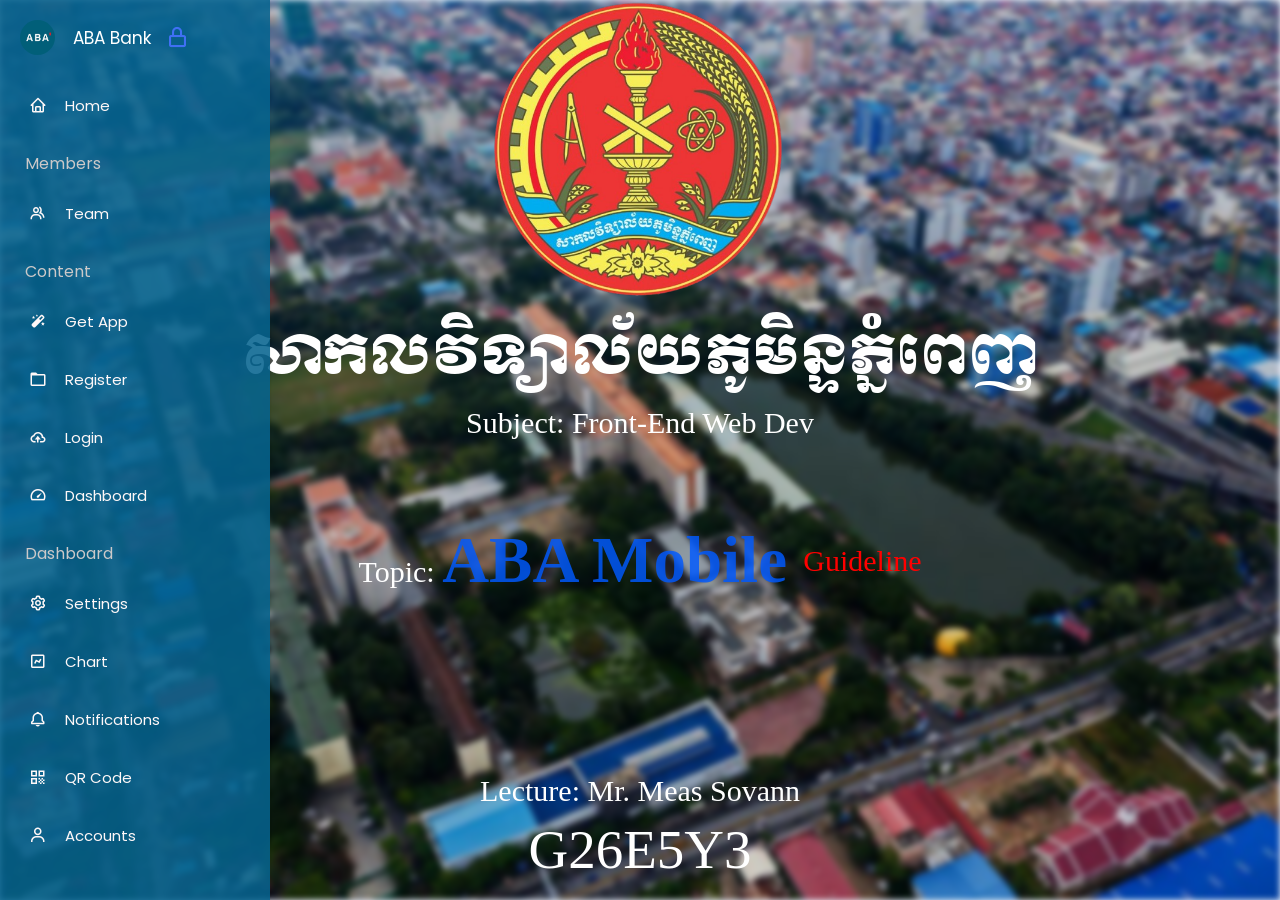
<file: index.html>
<!DOCTYPE html>
<html lang="en">
    <head>
        <meta charset="UTF-8" />
        <meta http-equiv="X-UA-Compatible" content="IE=edge" />
        <meta name="viewport" content="width=device-width, initial-scale=1.0" />
        <title>ABA Guideline</title>

        <!-- Boxicons CSS -->
        <link flex href="https://unpkg.com/boxicons@2.1.4/css/boxicons.min.css" rel="stylesheet" />

        <!-- Style CSS -->
        <link rel="stylesheet" href="./style.css">
        <style>
            body {
                margin: 0;
                height: 100vh; /* Ensures the body covers the entire viewport */
                overflow: hidden; /* Prevents scrolling if needed */
                position: relative;
            }
    
            body::before {
                content: '';
                position: absolute;
                top: 0;
                left: 0;
                width: 100%;
                height: 100%;
                background-image: url('images/background1.jpg'); /* Background image */
                background-repeat: no-repeat;
                background-attachment: fixed;
                background-size: cover; /* Maintains aspect ratio */
                filter: blur(3px); /* Applies the blur effect */
                z-index: -1; /* Places the background behind the content */
            }
    
            h1, p {
                position: relative; /* Ensure content is above the background */
                text-align: center;
                color: rgb(255, 255, 255);
                margin-top: 20%;
            }
        </style>
    </head>
    <body >

        <nav class="sidebar locked">
            <div class="logo_items flex">
                <span class="nav_image">
                    <img src="images/ABA_logo.jpg" alt="logo_img" />
                </span>
                <span class="logo_name">ABA Bank</span>
                <i class="bx bx-lock-alt" id="lock-icon" title="Unlock Sidebar"></i>
                <i class="bx bx-x" id="sidebar-close"></i>
            </div>

            
            

            <div class="menu_container">
                <div class="menu_items">
                    <ul class="menu_item">


                        <li class="item">
                            <a href="#" class="link flex">
                                <i class="bx bx-home"></i> <!-- Home icon -->
                                <span>Home</span>
                            </a>
                        </li>                        


                        <div class="menu_title flex">
                            <span class="title">Members</span>
                            <span class="line"></span>
                        </div>
                        <li class="item">
                            <a href="Content/team.html" class="link flex">
                                <i class="bx bx-group"></i> <!-- Replaced with 'Team' icon -->
                                <span>Team</span>
                            </a>
                        </li>
                    </ul>

                    <ul class="menu_item">
                        <div class="menu_title flex">
                            <span class="title">Content</span>
                            <span class="line"></span>
                        </div>
                        <li class="item">
                            <a href="../getApp/getApp.html#GetApp" class="link flex">
                                <i class="bx bxs-magic-wand"></i>
                                <span>Get App</span>
                            </a>
                        </li>
                        <li class="item">
                            <a href="getApp/getApp.html#register" class="link flex">
                                <i class="bx bx-folder"></i>
                                <span>Register</span>
                            </a>
                        </li>
                        <li class="item">
                            <a href="getApp/getApp.html#login" class="link flex">
                                <i class="bx bx-cloud-upload"></i>
                                <span>Login</span>
                            </a>
                        </li>
                        <li class="item">
                            <a href="Content/dashboard.html" class="link flex">
                                <i class="bx bx-tachometer"></i> <!-- Replaced icon -->
                                <span>Dashboard</span>
                            </a>
                        </li>



                    </ul>
<!--                                           ___________________________________________________Style CSS -->
                    <ul class="menu_item">
                        <div class="menu_title flex">
                            <span class="title">Dashboard</span>
                            <span class="line"></span>
                        </div>
                        <ul>
                            <li>
                                <a href="Content/dashboard.html#Settings" class="link flex">
                                    <i class="bx bx-cog"></i>
                                    <span>Settings</span>
                                </a>
                            </li>
                            <li>
                                <a href="Content/dashboard.html#chart" class="link flex">
                                    <i class="bx bx-chart"></i>
                                    <span>Chart</span>
                                </a>
                            </li>
                            <li>
                                <a href="Content/dashboard.html#Notifications" class="link flex">
                                    <i class="bx bx-bell"></i>
                                    <span>Notifications</span>
                                </a>
                            </li>
                            <li>
                                    <a href="Content/dashboard.html#qr_code" class="link flex">
                                    <i class="bx bx-qr"></i>
                                    <span>QR Code</span>
                                </a>
                            </li>
                            <li>
                                    <a href="Content/dashboard.html#accounts" class="link flex">
                                    <i class="bx bx-user"></i>
                                    <span>Accounts</span>
                                </a>
                            </li>
                            <li>
                                <a href="Content/dashboard.html#cards" class="link flex">
                                    <i class="bx bx-credit-card"></i>
                                    <span>Cards</span>
                                </a>
                            </li>
                            <li>
                                <a href="Content/dashboard.html#payments" class="link flex">
                                    <i class="bx bx-dollar-circle"></i>
                                    <span>Payments</span>
                                </a>
                            </li>
                            <li>
                                <a href="Content/dashboard.html#new_account" class="link flex">
                                    <i class="bx bx-plus-circle"></i>
                                    <span>New Accounts</span>
                                </a>
                            </li>
                            <li>
                                <a href="Content/dashboard.html#e_cash" class="link flex">
                                    <i class="bx bx-wallet"></i>
                                    <span>E-Cash</span>
                                </a>
                            </li>
                            <li>
                                <a href="Content/dashboard.html#transfers" class="link flex">
                                    <i class="bx bx-transfer"></i>
                                    <span>Transfers</span>
                                </a>
                            </li>
                            <li>
                                <a href="Content/dashboard.html#aba_scan" class="link flex">
                                    <i class="bx bx-scan"></i>
                                    <span>ABA Scan</span>
                                </a>
                            </li>
                            <li>
                                <a href="Content/dashboard.html#loans" class="link flex">
                                    <i class="bx bx-briefcase"></i>
                                    <span>Loans</span>
                                </a>
                            </li>
                            <li>
                                <a href="Content/dashboard.html#services" class="link flex">
                                    <i class="bx bx-globe"></i>
                                    <span>Services</span>
                                </a>
                            </li>
                        </ul>
                    </ul>
                </div>

                
            </div>
        </nav>






        <div class="page">
                <p></p>



        </div>

        <div style="text-align: center; ">
            <img src="images/logo.png" alt="" style="width: 300px;">
        </div>
        <ul style="text-align: center; color: rgb(255, 255, 255); " >
            <li class="font-index" style="font-size: 55px;">
                សាកលវិទ្យាល័យភូមិន្ទភ្នំពេញ
             <ul>
                      <li style="font-family: 'Times New Roman', Times, serif;font-size: 30px;">Subject: Front-End Web Dev</li><br>
                      <li style="font-family: 'Times New Roman', Times, serif; font-size: 30px;">Topic: <strong style="font-family: 'Times New Roman', Times, serif;font-size: 65px; color: rgba(0, 89, 255, 0.829);">ABA Mobile </strong><sup style="font-family: 'Times New Roman', Times, serif;font-size: 30px; color: rgb(255, 0, 0); ">Guideline</sup></li><br><br>
                      <li style="font-family: 'Times New Roman', Times, serif;font-size: 30px; margin: 10px;">Lecture: Mr. Meas Sovann</li>
                      <li style="font-family: 'Times New Roman', Times, serif;margin: 10px;">G26E5Y3</li>
                </ul>
            </li>
            
            
            </ul>
    </body>
    
    <!-- Script JS -->
    <script src="./script.js"></script>
</html>
</file>
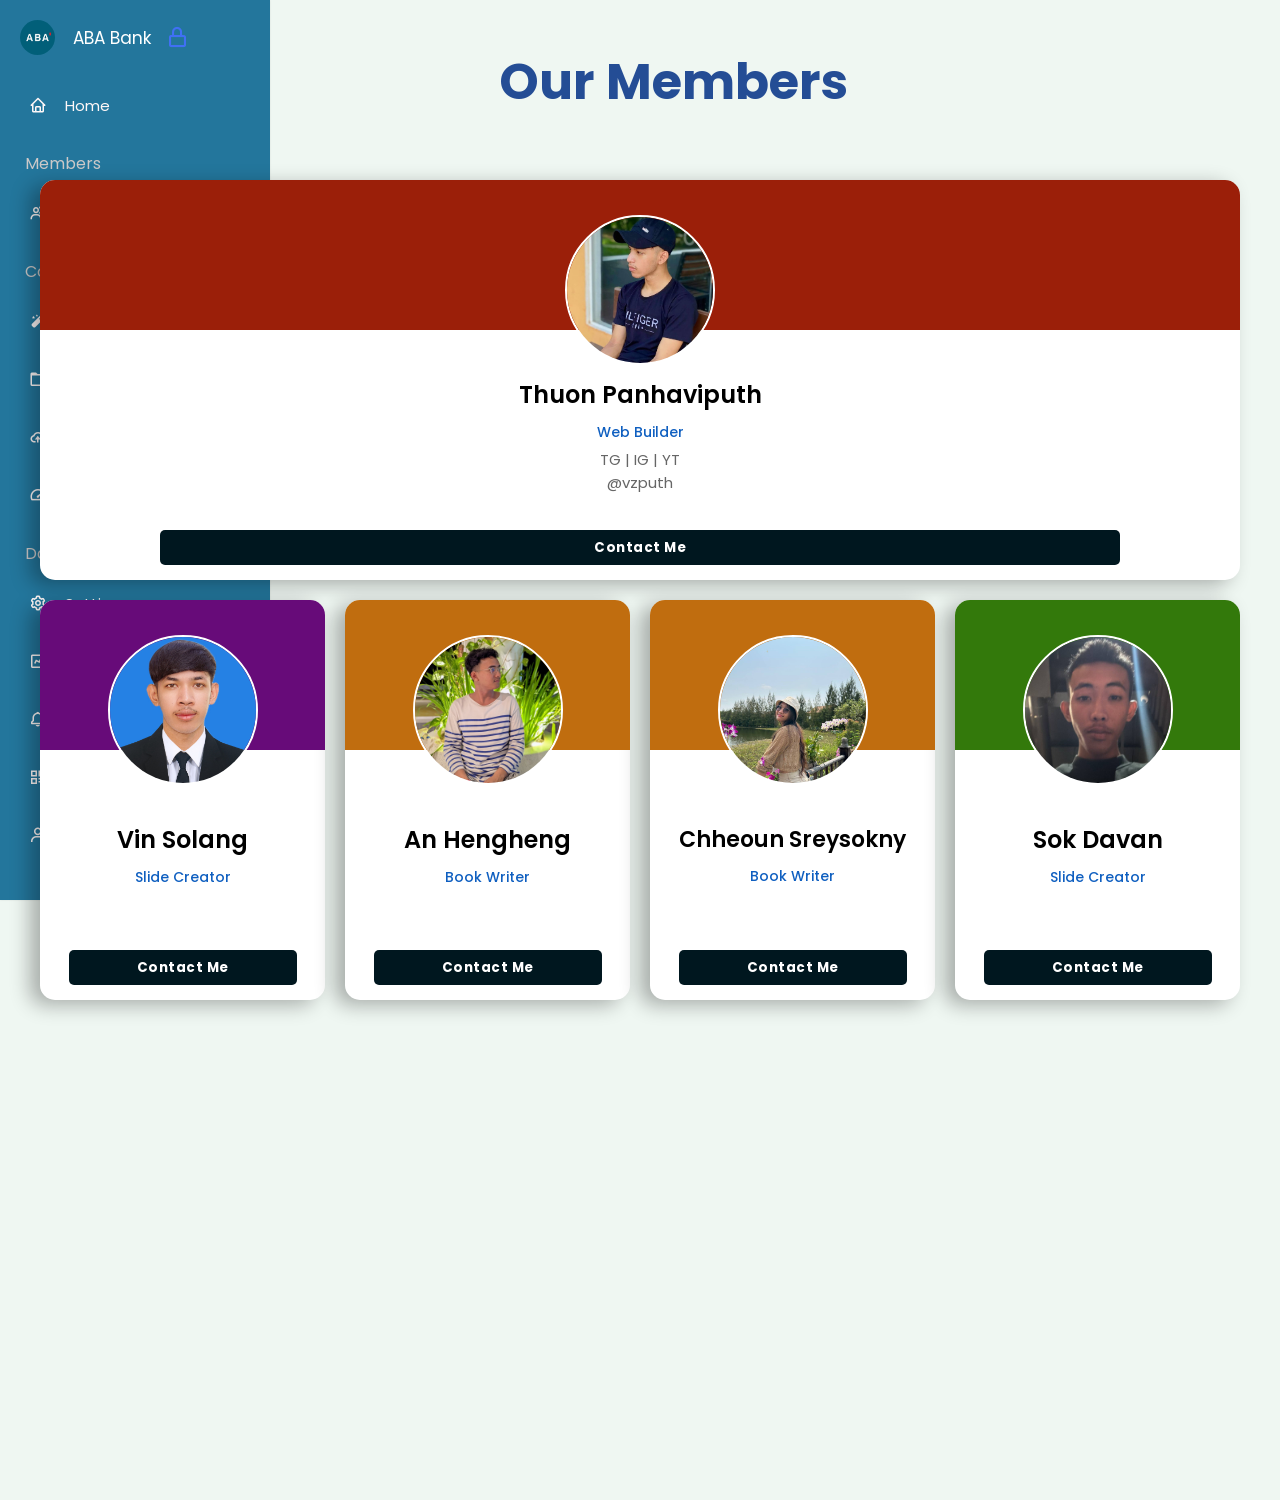
<file: Content/team.html>
<!DOCTYPE html>
<html lang="en">
    <head>
        <meta charset="UTF-8" />
        <meta http-equiv="X-UA-Compatible" content="IE=edge" />
        <meta name="viewport" content="width=device-width, initial-scale=1.0" />
        <title>Team</title>

        <!-- Boxicons CSS -->
        <link flex href="https://unpkg.com/boxicons@2.1.4/css/boxicons.min.css" rel="stylesheet" />

        <!-- Style CSS -->
        <link rel="stylesheet" href="../style.css">

        <style>
            * {
                box-sizing: border-box;
                margin: 0;
                padding: 0;
            }
        
            body {
                display: flex;
                align-items: center;
                justify-content: center;
                min-height: 100vh;
                background: #eff7f2;
                font-family: "Lato", sans-serif;
                padding: 20px;
                height: 1500px;
            }
        
            .grid-container {
                position: absolute;
                top: 20%;
                display: grid;
                grid-gap: 20px;
                width: 100%;
                max-width: 1200px;
            }
        
            .row-1 {
                display: grid;
                grid-template-columns: repeat(1, 1fr); /* Row 1: 2 columns */
                grid-gap: 20px;
            }
        
            .row-2, .row-3 {
                display: grid;
                grid-template-columns: repeat(4, 1fr); /* Row 2 and 3: 4 columns */
                grid-gap: 20px;
            }
        
            .user-card {
                width: 100%;
                height: 400px;
                box-shadow: -10px 5px 20px rgba(0, 0, 0, 0.3);
                border-radius: 15px;
                overflow: hidden;
                background: white;
                display: flex;
                flex-direction: column;
                align-items: center;
                justify-content: space-between;
                transition: box-shadow 0.2s ease-in;
                cursor: pointer;
            }
        
            .user-card:hover {
                box-shadow: -10px 10px 20px rgba(0, 0, 0, 0.4);
            }
        
            .user-card .user-cover {
                height: 150px;
                width: 100%;
                position: relative;
                background-color: #666;
            }
        
            .user-card .user-cover .user-avatar {
                position: absolute;
                width: 150px;
                height: 150px;
                border-radius: 50%;
                left: 50%;
                transform: translateX(-50%);
                bottom: -35px;
                border: 2px solid #fff;
            }
        
            .user-card .user-details {
                text-align: center;
                margin-top: 35px;
                margin-bottom: 25px;
                width: 80%;
            }
        
            .user-card .user-details .user-name {
                margin-bottom: 10px;
                font-size: 24px;
                font-weight: 600;
            }
        
            .user-card .user-details .user-email {
                font-size: 14px;
                color: #0f5fc0;
                font-weight: 500;
            }
        
            .user-card .user-details .user-text {
                margin-top: 5px;
                font-size: 15px;
                color: #666;
            }
        
            .user-card .contact-user {
                margin-bottom: 15px;
                height: 35px;
                width: 80%;
                border: none;
                color: white;
                font-weight: bold;
                background: #00171f;
                letter-spacing: 0.5px;
                border-radius: 5px;
                cursor: pointer;
            }
        </style>

    </head>
    <body>
        <nav class="sidebar locked">
            <div class="logo_items flex">
                <span class="nav_image">
                    <img src="../images/ABA_logo.jpg" alt="logo_img" />
                </span>
                <span class="logo_name">ABA Bank</span>
                <i class="bx bx-lock-alt" id="lock-icon" title="Unlock Sidebar"></i>
                <i class="bx bx-x" id="sidebar-close"></i>
            </div>

            
            

            <div class="menu_container">
                <div class="menu_items">
                    <ul class="menu_item">


                        <li class="item">
                            <a href="../index.html" class="link flex">
                                <i class="bx bx-home"></i> <!-- Home icon -->
                                <span>Home</span>
                            </a>
                        </li>                        


                        <div class="menu_title flex">
                            <span class="title">Members</span>
                            <span class="line"></span>
                        </div>
                        <li class="item">
                            <a href="#" class="link flex">
                                <i class="bx bx-group"></i> <!-- Replaced with 'Team' icon -->
                                <span>Team</span>
                            </a>
                        </li>
                        
                    </ul>

                    <ul class="menu_item">
                        <div class="menu_title flex">
                            <span class="title">Content</span>
                            <span class="line"></span>
                        </div>
                        <li class="item">
                            <a href="../getApp/getApp.html" class="link flex">
                                <i class="bx bxs-magic-wand"></i>
                                <span>Get App</span>
                            </a>
                        </li>
                        <li class="item">
                            <a href="../getApp/getApp.html#register" class="link flex">
                                <i class="bx bx-folder"></i>
                                <span>Register</span>
                            </a>
                        </li>
                        <li class="item">
                            <a href="../getApp/getApp.html#login" class="link flex">
                                <i class="bx bx-cloud-upload"></i>
                                <span>Login</span>
                            </a>
                        </li>
                        <li class="item">
                            <a href="dashboard.html" class="link flex">
                                <i class="bx bx-tachometer"></i> <!-- Replaced icon -->
                                <span>Dashboard</span>
                            </a>
                        </li>



                    </ul>
<!--                                           ___________________________________________________Style CSS -->
                    <ul class="menu_item">
                        <div class="menu_title flex">
                            <span class="title">Dashboard</span>
                            <span class="line"></span>
                        </div>
                        <ul>
                            <li>
                                <a href="dashboard.html#Settings" class="link flex">
                                    <i class="bx bx-cog"></i>
                                    <span>Settings</span>
                                </a>
                            </li>
                            <li>
                                <a href="dashboard.html#chart" class="link flex">
                                    <i class="bx bx-chart"></i>
                                    <span>Chart</span>
                                </a>
                            </li>
                            <li>
                                <a href="dashboard.html#Notifications" class="link flex">
                                    <i class="bx bx-bell"></i>
                                    <span>Notifications</span>
                                </a>
                            </li>
                            <li>
                                <a href="dashboard.html#qr_code" class="link flex">
                                    <i class="bx bx-qr"></i>
                                    <span>QR Code</span>
                                </a>
                            </li>
                            <li>
                                <a href="dashboard.html#accounts" class="link flex">
                                    <i class="bx bx-user"></i>
                                    <span>Accounts</span>
                                </a>
                            </li>
                            <li>
                                <a href="dashboard.html#cards" class="link flex">
                                    <i class="bx bx-credit-card"></i>
                                    <span>Cards</span>
                                </a>
                            </li>
                            <li>
                                <a href="dashboard.html#payments" class="link flex">
                                    <i class="bx bx-dollar-circle"></i>
                                    <span>Payments</span>
                                </a>
                            </li>
                            <li>
                                <a href="dashboard.html#new_account" class="link flex">
                                    <i class="bx bx-plus-circle"></i>
                                    <span>New Accounts</span>
                                </a>
                            </li>
                            <li>
                                <a href="dashboard.html#e_cash" class="link flex">
                                    <i class="bx bx-wallet"></i>
                                    <span>E-Cash</span>
                                </a>
                            </li>
                            <li>
                                <a href="dashboard.html#transfers" class="link flex">
                                    <i class="bx bx-transfer"></i>
                                    <span>Transfers</span>
                                </a>
                            </li>
                            <li>
                                <a href="dashboard.html#aba_scan" class="link flex">
                                    <i class="bx bx-scan"></i>
                                    <span>ABA Scan</span>
                                </a>
                            </li>
                            <li>
                                <a href="dashboard.html#loans" class="link flex">
                                    <i class="bx bx-briefcase"></i>
                                    <span>Loans</span>
                                </a>
                            </li>
                            <li>
                                <a href="dashboard.html#services" class="link flex">
                                    <i class="bx bx-globe"></i>
                                    <span>Services</span>
                                </a>
                            </li>
                        </ul>
                    </ul>
                </div>

                
            </div>
        </nav>


        






        <h1 style="    
                                color: #0e3a8be7;
                                font-size: 50px;
                                text-align: center;">Our Members</h1>
        
        

        <div class="grid-container">
                <!-- Row 1: 2 Columns -->
                <div class="row-1">
                    
                    <div class="user-card">
                        <div class="user-cover" style="background-color: #9b1f09;">
                            <img class="user-avatar" src="../images/profileTeam/vzputh.jpg" alt="User Profile Image">
                        </div>
                        <div class="user-details">
                            <div class="user-name">Thuon Panhaviputh</div>
                            <div class="user-email">Web Builder</div>
                            <div class="user-text">TG | IG | YT <br> @vzputh</div>
                        </div>
                        <button class="contact-user">Contact Me</button>
                    </div>
                </div>
        
                <!-- Row 2: 3 Columns -->
                <div class="row-2">
                    <div class="user-card">
                        <div class="user-cover" style="background-color: #670b79;" >
                            <img class="user-avatar" src="../images/profileTeam/soklang.JPG" alt="User Profile Image">
                        </div>
                        <div class="user-details">
                            <div class="user-name">Vin Solang</div>
                            <div class="user-email">Slide Creator</div>
                           
                        </div>
                        <button class="contact-user">Contact Me</button>
                    </div>
                    <div class="user-card">
                        <div class="user-cover" style="background-color: #c06d0f;">
                            <img class="user-avatar" src="../images/profileTeam/An_Hengheng.jpg" alt="User Profile Image">
                        </div>
                        <div class="user-details">
                            <div class="user-name">An Hengheng</div>
                            <div class="user-email">Book Writer</div>
                            
                        </div>
                        <button class="contact-user">Contact Me</button>
                    </div>
                    <div class="user-card">
                        <div class="user-cover" style="background-color: #c06d0f;">
                            <img class="user-avatar" src="../images/profileTeam/CHHEOUNSOKNY.jpg">
                        </div>
                        <div class="user-details">
                            <div class="user-name" style="font-size: 22px;">Chheoun Sreysokny</div>
                            <div class="user-email">Book Writer</div>
                            
                        </div>
                        <button class="contact-user">Contact Me</button>
                    </div>
                    <div class="user-card">
                        <div class="user-cover" style="background-color: #33790b;">
                            <img class="user-avatar" src="../images/profileTeam/davan.jpg">
                        </div>
                        <div class="user-details">
                            <div class="user-name">Sok Davan</div>
                            <div class="user-email">Slide Creator</div>
                            
                        </div>
                        <button class="contact-user">Contact Me</button>
                    </div>
                </div>
                
                






            </div>

    </body>
    
    <!-- Script JS -->
    <script src="../script.js"></script>
</html>
</file>
<file: style.css>
/* Import Google font - Poppins */
@import url("https://fonts.googleapis.com/css2?family=Poppins:wght@200;300;400;500;600;700&display=swap");
@import url('https://fonts.googleapis.com/css2?family=Bayon&family=Bokor&display=swap');
@import url('https://fonts.googleapis.com/css2?family=Moul&display=swap');
* {
  margin: 0;
  padding: 0;
  box-sizing: border-box;
  font-family: "Poppins", sans-serif;
}

body {
  min-height: 100vh;
  background: #eef5fe;
}

/* Pre CSS */
.flex {
  display: flex;
  align-items: center;
}

.nav_image {
  display: flex;
  min-width: 55px;
  justify-content: center;
}

.nav_image img {
  height: 35px;
  width: 35px;
  border-radius: 50%;
  object-fit: cover;
}

/* Sidebar */
.sidebar {
  position: fixed;
  top: 0;
  left: 0;
  height: 100%;
  width: 270px;
  background: #05638fde;
  padding: 15px 10px;
  box-shadow: 0 0 2px rgba(0, 0, 0, 0.1);
  transition: all 0.4s ease;
}

.sidebar.close {
  width: calc(55px + 20px);
}

.logo_items {
  gap: 8px;
}

.logo_name {
  font-size: 17px;
  color: #ffffff;
  font-weight: 500px;
  transition: all 0.3s ease;
}

.sidebar.close .logo_name,
.sidebar.close #lock-icon,
.sidebar.close #sidebar-close {
  opacity: 0;
  pointer-events: none;
}

#lock-icon,
#sidebar-close {
  padding: 10px;
  color: #4070f4;
  font-size: 25px;
  cursor: pointer;
  margin-left: -4px;
  transition: all 0.3s ease;
}

#sidebar-close {
  display: none;
  color: #333;
}

.menu_container {
  display: flex;
  flex-direction: column;
  justify-content: space-between;
  margin-top: 20px;
  overflow-y: auto;
  height: calc(100% - 82px);
  color: #ccc9c9;
}

.menu_container::-webkit-scrollbar {
  display: none;
}

.menu_title {
  position: relative;
  height: 50px;
  width: 55px;
}

.menu_title .title {
  margin-left: 15px;
  transition: all 0.3s ease;
}

.sidebar.close .title {
  opacity: 0;
}

.menu_title .line {
  position: absolute;
  left: 50%;
  transform: translateX(-50%);
  height: 3px;
  width: 20px;
  border-radius: 25px;
  background: #5a5555;
  transition: all 0.3s ease;
}

.menu_title .line {
  opacity: 0;
}

.sidebar.close .line {
  opacity: 1;
}

.item {
  list-style: none;
}

.link {
  text-decoration: none;
  border-radius: 8px;
  margin-bottom: 8px;
  color: #fff8f8;
}

.link:hover {
  color: #fff;
  background-color: #4070f4;
}

.link span {
  white-space: nowrap;
  font-size: 15px;
}

.link i {
  height: 50px;
  min-width: 55px;
  display: flex;
  font-size: 18px;
  align-items: center;
  justify-content: center;
  border-radius: 4px;
}

.sidebar_profile {
  padding-top: 15px;
  margin-top: 15px;
  gap: 15px;
  border-top: 2px solid rgb(112, 107, 107);
}

.sidebar_profile .name {
  font-size: 18px;
  color: #ffffff;
}

.sidebar_profile .email {
  font-size: 15px;
  color: #fff1f1;
}

/* Responsive */
@media screen and (max-width: 1100px) {
  .navbar {
    left: 65%;
  }
}

@media screen and (max-width: 800px) {
  .sidebar {
    left: 0;
    z-index: 1000;
  }

  .sidebar.close {
    left: -100%;
  }

  #sidebar-close {
    display: block;
  }

  #lock-icon {
    display: none;
  }

  #sidebar-open {
    display: block;
  }
}

body h1 {
  position: absolute;
  top: 5%;
  left: 39%;
  color: #0e3a8be7;
  font-size: 90px;
  text-align: center;
}
.page {
  position: absolute;
  top: 30%;
  left: 39%;
  color: #0e3a8be7;
  font-size: 30px;
  text-align: center;
}

.font-Li{
    font-family: "Bayon", serif;
    font-size: 30px;
}
.fontDas{
    font-family: "Bokor", serif;
    font-size: 15px;
}
.font-p{
    font-family: "Bayon", serif;
    font-size: 15px;
}
.font-pDas{
    font-family: "Bokor", serif;
    font-size: 20px;
}
.font-index{
  font-family: "Moul", serif;
  font-weight: 400;
  font-style: normal;
}
</file>
